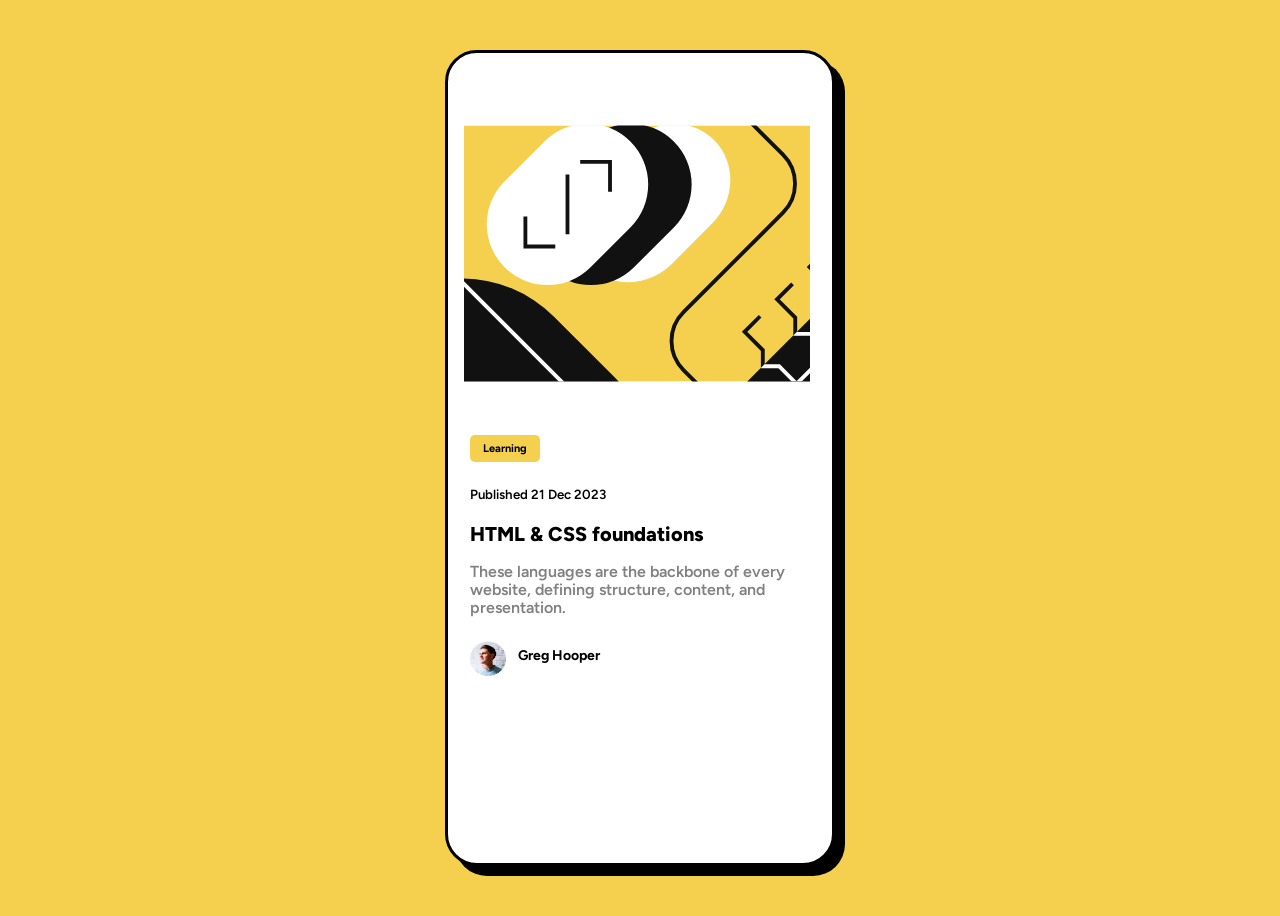
<file: index.html>
<!DOCTYPE html>
<html lang="en">
<head>
  <meta charset="UTF-8">
  <meta name="viewport" content="width=device-width, initial-scale=1.0"> <!-- displays site properly based on user's device -->

  <link rel="icon" type="image/png" sizes="32x32" href="./static/assets/images/favicon-32x32.png">
  <link rel="stylesheet" href="./static/assets/css/styles.css">
  <title>Blog Preview Card</title>

</head>
<body>
  <div class="div-main">
    <div class="div1">
      <svg class="img" xmlns="http://www.w3.org/2000/svg" width="336" height="201" fill="none" viewBox="22 20 270 140"><g clip-path="url(#a)">
        <path fill="#F4D04E" d="M0 .5h336v200H0z"/><rect width="139" height="90" x="86.996" y="77.729" fill="#fff" rx="47.5" transform="rotate(-45 87.996 77.729)"/>
        <rect width="139" height="95" x="54.055" y="77.729" fill="#111" rx="47.5" transform="rotate(-45 54.055 77.729)"/><path fill="#111" d="M234.864 209.036 451.4-7.5l67.175 67.175-216.536 216.536z"/>
        <rect width="139" height="95" x="20.114" y="77.729" fill="#fff" rx="47.5" transform="rotate(-45 20.114 77.729)"/><rect width="204.19" height="270.554" fill="#111" rx="102.095" transform="scale(-1 1) rotate(45 -103.887 14.564)"/>
        <path stroke="#fff" stroke-width="3" d="m6.69-357.5 135.583 135.727c12.481 12.494 12.481 32.737 0 45.231L-45.544 11.475c-12.481 12.494-12.481 32.737 0 45.23L107.088 209.5"/><path stroke="#111" stroke-width="3" d="M69.965 71.719v23.334h23.334M136.079 52.273V28.94h-23.334M102.845 38.838v46.67M210.364-37.5l60.873 60.873c12.497 12.496 12.497 32.758 0 45.254l-77.745 77.746c-12.497 12.496-12.497 32.758 0 45.254l69.872 69.873"/>
        <path stroke="#111" stroke-width="3" d="m253.339 149.574-12.144 12.145 14.256 14.257v12.672h12.673l13.729 13.729 12.145-12.145M278.685 124.228l-12.145 12.145 14.257 14.257v12.673h12.673l13.729 13.729 12.145-12.145M304.031 98.883l-12.145 12.144 14.257 14.257v12.673h12.673l13.729 13.729 12.144-12.145M329.376 73.537l-12.145 12.145 14.257 14.257v12.672h12.673l13.729 13.729 12.145-12.144"/><path stroke="#fff" stroke-width="5" d="m354.722 48.191-12.145 12.145 14.257 14.257v12.673h12.673l13.729 13.729 12.145-12.145"/><mask id="b" width="285" height="285" x="234" y="-8" maskUnits="userSpaceOnUse" style="mask-type:alpha"><path fill="#111" d="M234.864 209.036 451.4-7.5l67.175 67.175-216.536 216.536z"/></mask><g stroke="#fff" mask="url(#b)"><path stroke-width="3" d="m253.339 149.574-12.144 12.145 14.256 14.257v12.672h12.673l13.729 13.729 12.145-12.145M278.685 124.228l-12.145 12.145 14.257 14.257v12.673h12.673l13.729 13.729 12.145-12.145M304.031 98.883l-12.145 12.144 14.257 14.257v12.673h12.673l13.729 13.729 12.144-12.145M329.376 73.537l-12.145 12.145 14.257 14.257v12.672h12.673l13.729 13.729 12.145-12.145"/><path stroke-width="5" d="m354.722 48.191-12.145 12.145 14.257 14.257v12.673h12.673l13.729 13.729 12.145-12.145"/></g></g><defs><clipPath id="a"><path fill="#fff" d="M0 .5h336v200H0z"/></clipPath></defs></svg>
    </div>
    <div class="div2">
      <div class="baby-div">
        <button>Learning</button>
        <h5>Published 21 Dec 2023</h5>
        <h3>HTML & CSS foundations</h3>
        <p>These languages are the backbone of every website, defining structure, content, and presentation.</p>
        <img id="img2" style="float: left;" src="./static/assets/images/image-avatar.webp" alt="person"><p id="p-bottom" style="display: inline-block;">Greg Hooper</p>
      </div>
    </div>
  </div>
</body>
</html>
</file>
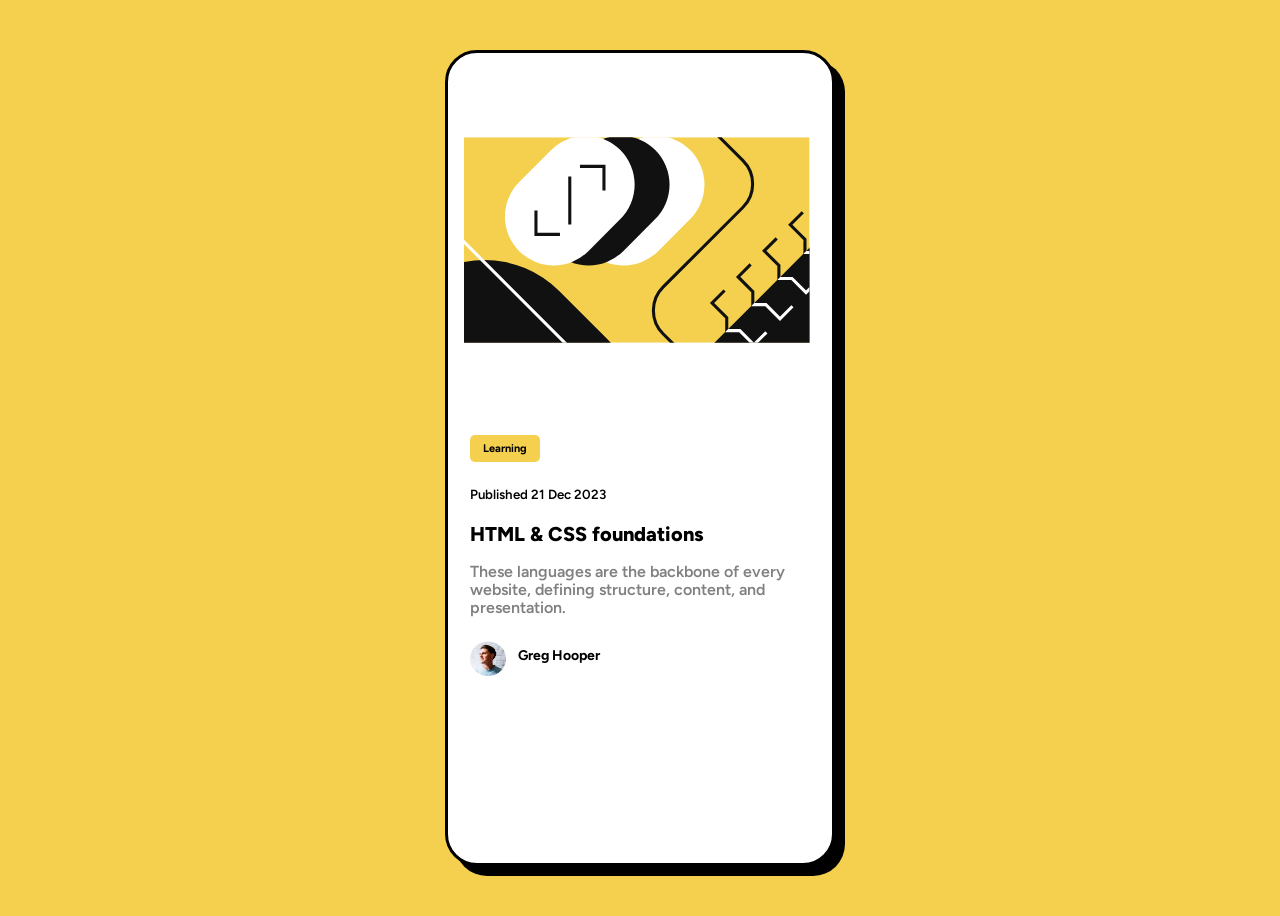
<file: templates/index.html>
<!DOCTYPE html>
<html lang="en">
<head>
  <meta charset="UTF-8">
  <meta name="viewport" content="width=device-width, initial-scale=1.0"> <!-- displays site properly based on user's device -->
  <link rel="stylesheet" href="/static/assets/css/styles.css"
  

</head>
<body>
  <div class="div-main">
    <div class="div1">
      <svg class="img" xmlns="http://www.w3.org/2000/svg" width="336" height="201" fill="none" viewBox="0 0 336 201"><g clip-path="url(#a)">
        <path fill="#F4D04E" d="M0 .5h336v200H0z"/><rect width="139" height="95" x="87.996" y="77.729" fill="#fff" rx="47.5" transform="rotate(-45 87.996 77.729)"/>
        <rect width="139" height="95" x="54.055" y="77.729" fill="#111" rx="47.5" transform="rotate(-45 54.055 77.729)"/><path fill="#111" d="M234.864 209.036 451.4-7.5l67.175 67.175-216.536 216.536z"/>
        <rect width="139" height="95" x="20.114" y="77.729" fill="#fff" rx="47.5" transform="rotate(-45 20.114 77.729)"/><rect width="204.19" height="270.554" fill="#111" rx="102.095" transform="scale(-1 1) rotate(45 -103.887 14.564)"/>
        <path stroke="#fff" stroke-width="3" d="m6.69-357.5 135.583 135.727c12.481 12.494 12.481 32.737 0 45.231L-45.544 11.475c-12.481 12.494-12.481 32.737 0 45.23L107.088 209.5"/><path stroke="#111" stroke-width="3" d="M69.965 71.719v23.334h23.334M136.079 52.273V28.94h-23.334M102.845 38.838v46.67M210.364-37.5l60.873 60.873c12.497 12.496 12.497 32.758 0 45.254l-77.745 77.746c-12.497 12.496-12.497 32.758 0 45.254l69.872 69.873"/>
        <path stroke="#111" stroke-width="3" d="m253.339 149.574-12.144 12.145 14.256 14.257v12.672h12.673l13.729 13.729 12.145-12.145M278.685 124.228l-12.145 12.145 14.257 14.257v12.673h12.673l13.729 13.729 12.145-12.145M304.031 98.883l-12.145 12.144 14.257 14.257v12.673h12.673l13.729 13.729 12.144-12.145M329.376 73.537l-12.145 12.145 14.257 14.257v12.672h12.673l13.729 13.729 12.145-12.144"/><path stroke="#fff" stroke-width="5" d="m354.722 48.191-12.145 12.145 14.257 14.257v12.673h12.673l13.729 13.729 12.145-12.145"/><mask id="b" width="285" height="285" x="234" y="-8" maskUnits="userSpaceOnUse" style="mask-type:alpha"><path fill="#111" d="M234.864 209.036 451.4-7.5l67.175 67.175-216.536 216.536z"/></mask><g stroke="#fff" mask="url(#b)"><path stroke-width="3" d="m253.339 149.574-12.144 12.145 14.256 14.257v12.672h12.673l13.729 13.729 12.145-12.145M278.685 124.228l-12.145 12.145 14.257 14.257v12.673h12.673l13.729 13.729 12.145-12.145M304.031 98.883l-12.145 12.144 14.257 14.257v12.673h12.673l13.729 13.729 12.144-12.145M329.376 73.537l-12.145 12.145 14.257 14.257v12.672h12.673l13.729 13.729 12.145-12.145"/><path stroke-width="5" d="m354.722 48.191-12.145 12.145 14.257 14.257v12.673h12.673l13.729 13.729 12.145-12.145"/></g></g><defs><clipPath id="a"><path fill="#fff" d="M0 .5h336v200H0z"/></clipPath></defs></svg>
    </div>
    <div class="div2">
      <div class="baby-div">
        <button>Learning</button>
        <h5>Published 21 Dec 2023</h5>
        <h3>HTML & CSS foundations</h3>
        <p>These languages are the backbone of every website, defining structure, content, and presentation.</p>
        <img id="img2" style="float: left;" src="/static/assets/images/image-avatar.webp" alt="person"><p id="p-bottom" style="display: inline-block;">Greg Hooper</p>
      </div>


    </div>
  </div>


</body>
</html>
</file>
<file: static/assets/css/styles.css>
@import url('https://fonts.googleapis.com/css2?family=Figtree:wght@600&display=swap');
  @import url('https://fonts.googleapis.com/css2?family=Figtree:wght@800&display=swap');



body{
    display: flex;
    align-items: center;
    justify-content: center;
    min-height: 100vh;
    background-color: hsl(47, 88%, 63%);

}

.div-main{
    display: grid;
    width: 30vw;
    height: 90vh;
    background-color: hsl(0, 0%, 100%);
    border-style: solid;
    border-color: black;
    border-radius: 2rem;
    box-shadow: 10px 10px;   

}
.div1{
    width: 100%;
    height: 40vh;
    display: flex;
    border-radius: 24px;

}

.div2{
    width: 100%;
    height: 50vh;
    place-items: center;
    line-height: 18px;
     
}
.baby-div{
    width: 90%;
    padding: 1.4rem;
}
.img{
    width: 90%;
    height: 38vh;
    margin: 1rem;
    border-radius: 25px;

}
#img2{
    width: 2.2em;
    height: 2.2em;
    margin-top: 8px;
}
#p-bottom{
    padding-left: 12px;
    font-family: 'Figtree', sans-serif;
    font-weight: bold;
    font-size: 14px;
    color: black;
}
p{
    font-size: 16px;
    color: hsl(0, 0%, 50%);
}
h3{
    font-family: 'Figtree', sans-serif;
    font-weight: 800;
    font-size: 20px;
}
button{
    background-color: hsl(47, 88%, 63%);
    border: unset;
    padding: 5px;
    font-size: 11px;
    font-family: 'Figtree', sans-serif;
    height: 27px;
    width: 70px;
    border-radius: 5px;
    font-weight: bold;
}
h5, p{
    font-family: 'Figtree', sans-serif;
    font-weight: 600;
}

@media screen and (max-width:600px){
    .div-main{
        width: 300px;
    }
    

}
</file>
